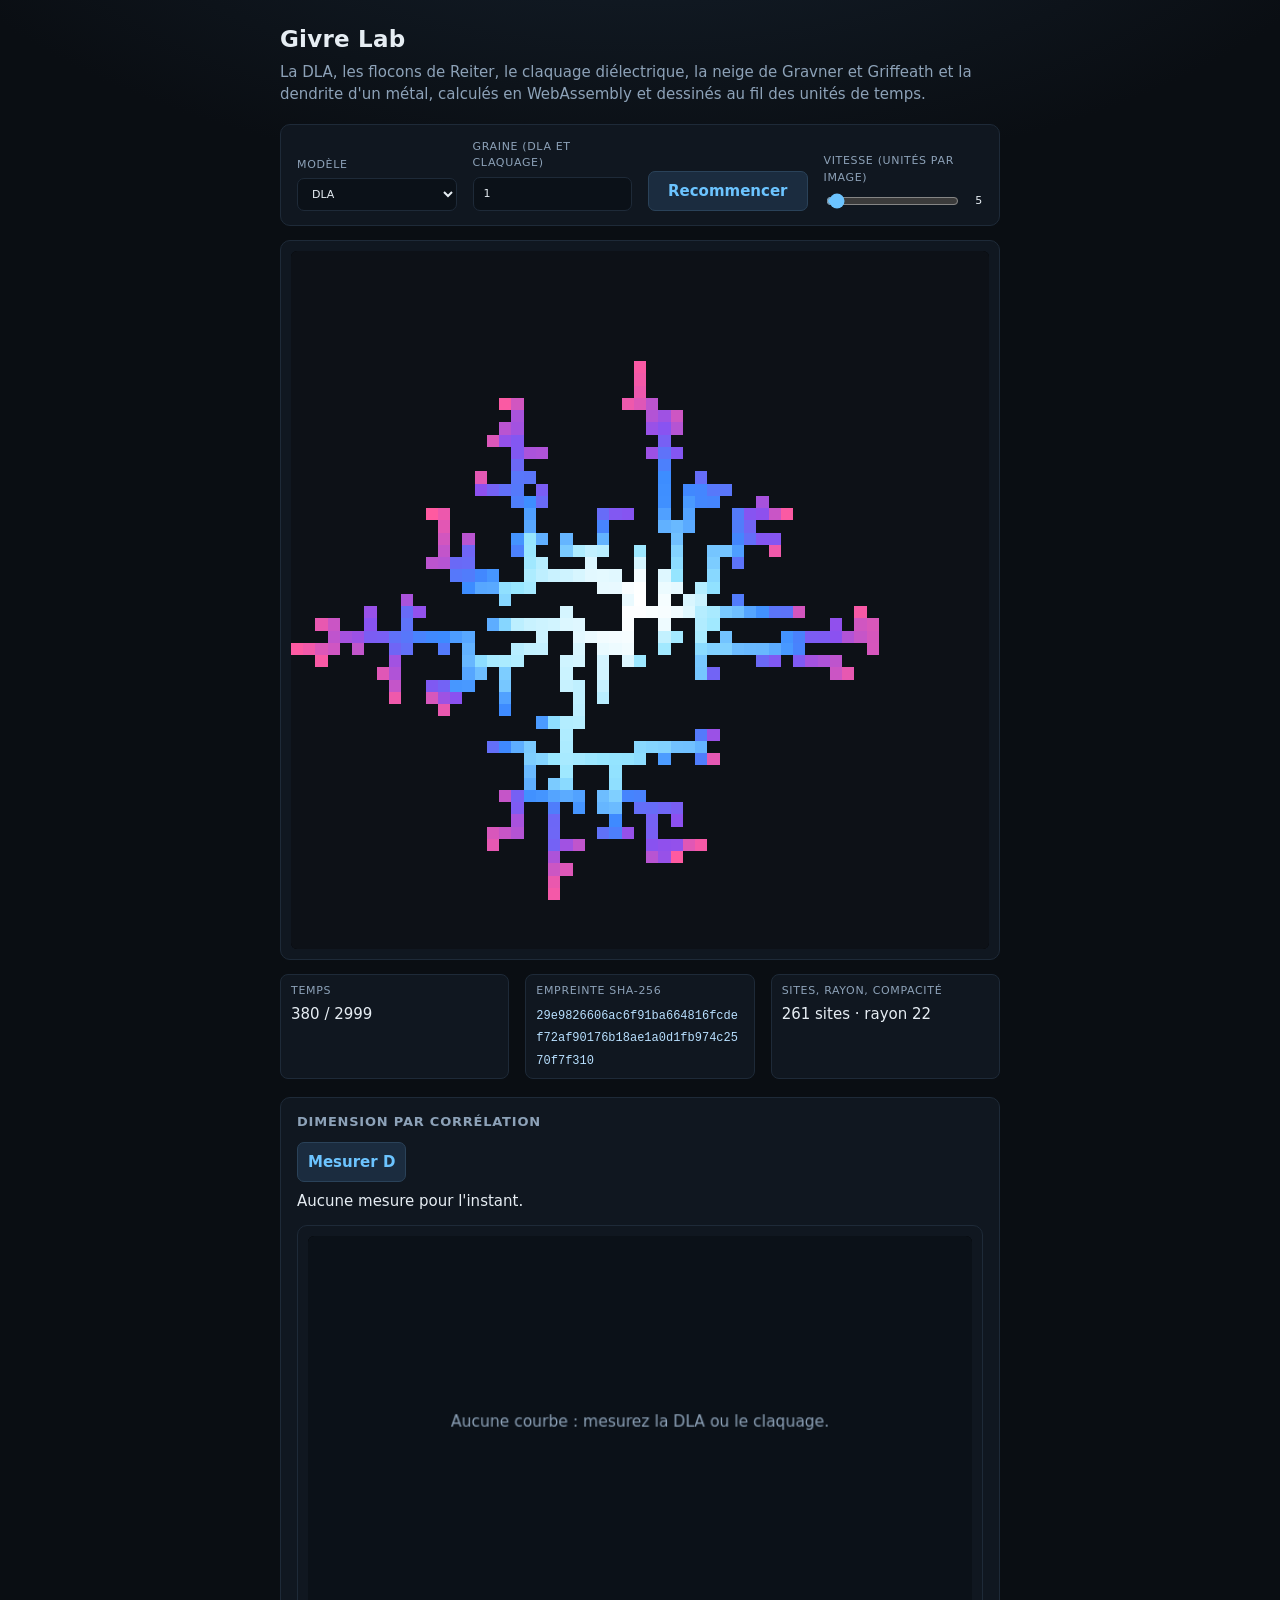
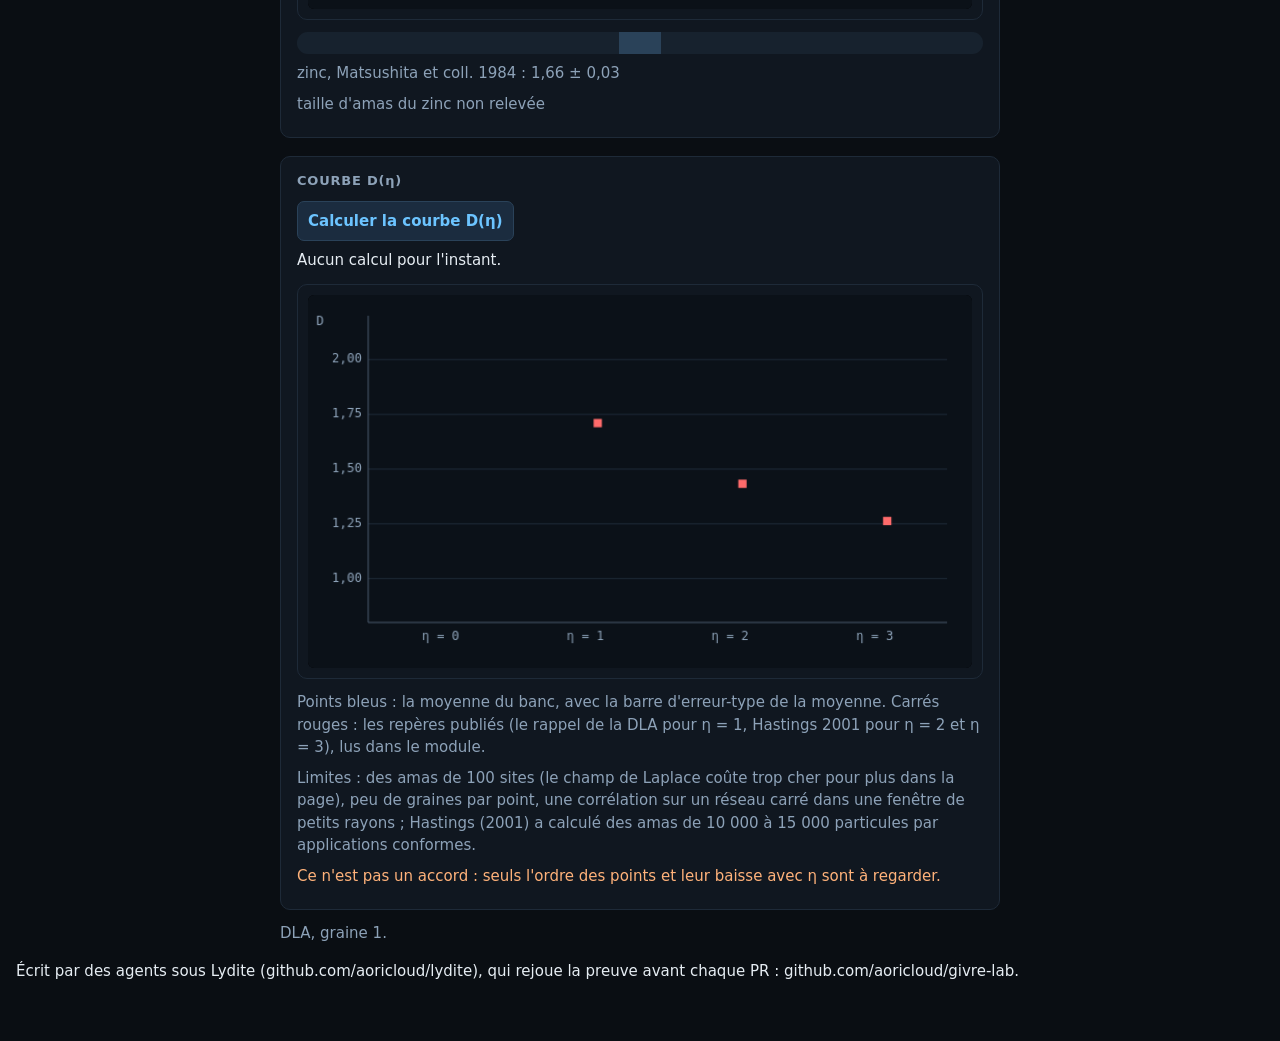
<file: docs/index.html>
<!doctype html>
<html lang="fr">
<head>
<meta charset="utf-8">
<meta name="viewport" content="width=device-width, initial-scale=1">
<title>Givre Lab, la vitrine</title>
<style>
  :root {
    color-scheme: dark;
    --fond: #0a0e13;
    --panneau: #101720;
    --bord: #1e2a38;
    --texte: #e6edf3;
    --doux: #8da2b8;
    --accent: #6cc4ff;
  }
  * { box-sizing: border-box; }
  body {
    margin: 0;
    padding: 22px 16px 44px;
    background: radial-gradient(1100px 520px at 50% -180px, #16222f 0%, var(--fond) 70%);
    color: var(--texte);
    font: 15px/1.5 system-ui, -apple-system, "Segoe UI", Roboto, sans-serif;
  }
  main { max-width: 720px; margin: 0 auto; }
  header { margin-bottom: 18px; }
  h1 { margin: 0; font-size: 23px; letter-spacing: 0.01em; }
  header p { margin: 4px 0 0; color: var(--doux); }
  .commandes {
    display: grid;
    grid-template-columns: repeat(auto-fit, minmax(150px, 1fr));
    gap: 12px 16px;
    align-items: end;
    padding: 14px 16px;
    margin-bottom: 14px;
    background: var(--panneau);
    border: 1px solid var(--bord);
    border-radius: 10px;
  }
  label {
    display: flex;
    flex-direction: column;
    gap: 5px;
    font-size: 11px;
    letter-spacing: 0.06em;
    text-transform: uppercase;
    color: var(--doux);
  }
  select, input[type="number"], button {
    font: inherit;
    letter-spacing: normal;
    text-transform: none;
    color: var(--texte);
    background: #0b1118;
    border: 1px solid var(--bord);
    border-radius: 7px;
    padding: 8px 10px;
  }
  input[type="number"] { width: 100%; }
  button {
    cursor: pointer;
    background: #1b2c3f;
    border-color: #2a4259;
    color: var(--accent);
    font-weight: 600;
  }
  button:hover { background: #233a52; }
  button:focus-visible, select:focus-visible, input:focus-visible { outline: 2px solid var(--accent); outline-offset: 2px; }
  .curseur { display: flex; align-items: center; gap: 8px; }
  input[type="range"] { width: 100%; accent-color: var(--accent); }
  output { min-width: 2ch; text-align: right; font-variant-numeric: tabular-nums; color: var(--texte); }
  .cadre { padding: 10px; background: var(--panneau); border: 1px solid var(--bord); border-radius: 10px; }
  canvas {
    display: block;
    width: 100%;
    max-width: 100%;
    height: auto;
    background: #000;
    border-radius: 6px;
  }
  /* Un pixel par case (la DLA et le claquage, sur une grille carrée) : on agrandit sans lisser, chaque case reste un carré net. */
  #vitrine { image-rendering: pixelated; }
  /* L'image nette (les flocons de Reiter, sur la grille hexagonale) est déjà calculée en haute résolution et lissée par le module : le navigateur la lisse aussi, jamais de gros carrés. */
  #vitrine-nette { image-rendering: auto; background: #fff; }
  #legende-nette { margin: 10px 2px 0; color: var(--doux); }
  .note-neige { grid-column: 1 / -1; margin: 0; color: var(--doux); }
  #reglages-neige, #mesures-neige, #forme-neige { margin: 6px 0; font-variant-numeric: tabular-nums; }
  .mesures {
    display: grid;
    grid-template-columns: repeat(auto-fit, minmax(150px, 1fr));
    gap: 8px 16px;
    margin: 14px 0 0;
  }
  .mesures div { padding: 8px 10px; background: var(--panneau); border: 1px solid var(--bord); border-radius: 8px; }
  .mesures dt { margin: 0; font-size: 11px; letter-spacing: 0.06em; text-transform: uppercase; color: var(--doux); }
  .mesures dd { margin: 3px 0 0; font-variant-numeric: tabular-nums; }
  #empreinte { word-break: break-all; font-family: ui-monospace, SFMono-Regular, Menlo, monospace; font-size: 12px; color: #b8e0ff; }
  #etat { margin: 12px 0 0; min-height: 1.5em; color: var(--doux); }
  #courbe { image-rendering: auto; }
  .mesure { margin-top: 18px; padding: 14px 16px; background: var(--panneau); border: 1px solid var(--bord); border-radius: 10px; }
  .mesure h2 { margin: 0 0 10px; font-size: 13px; letter-spacing: 0.06em; text-transform: uppercase; color: var(--doux); }
  .mesure .cadre { margin: 12px 0; }
  .mesure p { margin: 8px 0; }
  #resultat { font-variant-numeric: tabular-nums; }
  #barre-zinc { position: relative; height: 22px; margin: 10px 0 4px; border-radius: 11px;
    background: linear-gradient(90deg, #17222e 0%, #17222e 47%, #2a4259 47%, #2a4259 53%, #17222e 53%, #17222e 100%); }
  #marque-d { position: absolute; top: -4px; width: 4px; height: 30px; margin-left: -2px; border-radius: 2px; background: var(--accent); }
  #repere-zinc, #compatible, #hors-barre, #taille-zinc { color: var(--doux); }
  #compatible { color: #8ee6a8; }
  #hors-barre { color: #ffb27a; }
  [hidden] { display: none !important; }
  .minuscule { text-transform: none; }
  #courbe-eta { image-rendering: auto; }
  #repere-eta, #ecart-eta, #legende-courbe, #limite-courbe { color: var(--doux); }
  #pas-un-accord, #pas-un-accord-courbe { color: #ffb27a; }
  #avancement-courbe { font-variant-numeric: tabular-nums; }
  #mesure-eta { margin-top: 10px; }
  /* Le métal : une image déjà lissée (les champs interpolés entre les centres des cases), que le navigateur lisse encore en la mettant à la taille de l'écran. */
  #vitrine-metal { image-rendering: auto; background: #0b1118; }
  #legende-metal { margin: 10px 2px 0; color: var(--doux); }
  .note-metal { grid-column: 1 / -1; margin: 0; color: var(--doux); }
  #reglages-metal, #mesures-metal { margin: 6px 0; font-variant-numeric: tabular-nums; }
</style>
</head>
<body>
<main>
  <header>
    <h1>Givre Lab</h1>
    <p>La DLA, les flocons de Reiter, le claquage diélectrique, la neige de Gravner et Griffeath et la dendrite d'un métal, calculés en WebAssembly et dessinés au fil des unités de temps.</p>
  </header>

  <section class="commandes" aria-label="Commandes">
    <label for="modele">Modèle
      <select id="modele">
        <option value="0">DLA</option>
        <option value="1">Reiter, plaque</option>
        <option value="2">Reiter, étoile</option>
        <option value="3">Reiter, dendrite</option>
        <option value="claquage">Claquage diélectrique</option>
        <option value="neige">Neige de Gravner</option>
        <option value="metal">Métal (dendrite)</option>
      </select>
    </label>
    <label for="eta" id="commande-eta" hidden>Exposant <span class="minuscule">η</span> (0 à 3)
      <span class="curseur">
        <input id="eta" type="range" min="0" max="3" value="2" step="1">
        <output id="valeur-eta" for="eta">2</output>
      </span>
    </label>
    <label for="graine">Graine (DLA et claquage)
      <input id="graine" type="number" min="0" max="4294967295" step="1" value="1">
    </label>
    <button id="relancer" type="button">Recommencer</button>
    <label for="vitesse">Vitesse (unités par image)
      <span class="curseur">
        <input id="vitesse" type="range" min="1" max="120" value="5" step="1">
        <output id="valeur-vitesse" for="vitesse">5</output>
      </span>
    </label>
  </section>

  <section class="commandes" id="commandes-neige" aria-label="Réglages de la neige" hidden>
    <label for="jeu-neige">Jeu de réglages (une figure de l'article)
      <select id="jeu-neige"></select>
    </label>
    <label for="neige-rho">Vapeur <span class="minuscule">ρ</span>
      <span class="curseur">
        <input id="neige-rho" type="range" min="0" max="1000000" step="10000">
        <output id="valeur-neige-rho" for="neige-rho"></output>
      </span>
    </label>
    <label for="neige-beta">Seuil <span class="minuscule">β</span>
      <span class="curseur">
        <input id="neige-beta" type="range" min="1000000" max="4000000" step="10000">
        <output id="valeur-neige-beta" for="neige-beta"></output>
      </span>
    </label>
    <label for="neige-kappa">Gel d'un coup <span class="minuscule">κ</span>
      <span class="curseur">
        <input id="neige-kappa" type="range" min="0" max="100000" step="100">
        <output id="valeur-neige-kappa" for="neige-kappa"></output>
      </span>
    </label>
    <label for="neige-mu">Fonte <span class="minuscule">μ</span>
      <span class="curseur">
        <input id="neige-mu" type="range" min="0" max="200000" step="1000">
        <output id="valeur-neige-mu" for="neige-mu"></output>
      </span>
    </label>
    <p id="source-neige" class="note-neige"></p>
    <p id="legende-neige" class="note-neige">Quatre réglages sont libres (ρ la vapeur, β le seuil, κ le gel d'un coup, μ la fonte) ; les trois autres (α, θ, γ), la taille du domaine et le nombre de pas restent ceux du jeu choisi. Le cristal s'arrête quand il arrive près du mur du domaine : le mur est à nous, au-delà ce ne serait plus la neige de l'article (et pour certains réglages le cristal le ressent déjà avant). Ce sont des stades précoces de la croissance, bien plus petits que les cristaux de l'article.</p>
  </section>

  <section class="commandes" id="commandes-metal" aria-label="Réglages du métal" hidden>
    <label for="metal-epsilon">Anisotropie <span class="minuscule">ε</span> (0 à 0,06)
      <span class="curseur">
        <input id="metal-epsilon" type="range" min="0" max="60000" step="5000" value="50000">
        <output id="valeur-metal-epsilon" for="metal-epsilon">0,050</output>
      </span>
    </label>
    <label for="metal-cote">Taille du domaine
      <select id="metal-cote">
        <option value="128">petit (quart de 128 cases)</option>
        <option value="192" selected>moyen (quart de 192 cases)</option>
        <option value="256">grand (quart de 256 cases, plus lent)</option>
      </select>
    </label>
    <p class="note-metal">Les autres réglages sont fixes : la surfusion Δ = 0,65, la longueur capillaire d0 = 0,5 et la diffusivité 1 de la table II de Kim et coll. ; la graine ronde de rayon 15 et le pas de grille 0,8 de nos étapes P2 et P3. Le curseur de vitesse donne au plus ce nombre de pas par image, dans un budget de 30 ms par image.</p>
  </section>

  <div class="cadre">
    <canvas id="vitrine" width="512" height="512" aria-label="Image du modèle en cours, un pixel par case"></canvas>
    <canvas id="vitrine-nette" width="384" height="384" hidden aria-label="Image nette du modèle en cours, chaque case dessinée comme un hexagone"></canvas>
    <canvas id="vitrine-metal" width="384" height="384" hidden aria-label="Image du métal : le solide et la chaleur latente, le domaine entier montré par miroir du quart calculé"></canvas>
    <p id="legende-metal" hidden>Notre modèle, en 2D : la dendrite à quatre bras d'un métal pur du champ de phase (Karma et Rappel, dans la forme de Kim et coll.), calculée dans un quart du domaine et montrée en entier par miroir. Blanc : le solide ; le halo : la chaleur latente que le front dégage dans le liquide surfondu, du plus froid (sombre) à la température de fusion (orangé). À ε = 0, pas de dendrite : seule la grille déforme la graine ; à ces tailles, les bras ne font que commencer (au côté 128, le cristal s'arrête quand ce n'est encore qu'un losange). Ce n'est pas une reproduction : en régime établi, à ε = 0,05, notre calcul donne Ṽ = 0,0408 (un repère de notre étape P2, sur un domaine plus grand) ; la valeur publiée par Kim et coll. (table II : Ṽ = 0,0469) n'est pas atteinte. Ṽ est la vitesse sans dimension, V · d0 / diffusivité, soit ici V = 2 Ṽ : 0,0469 correspond à une vitesse affichée de 0,0938. Le domaine est petit et le mur est à nous : la pointe s'arrête avant le bord, quand elle atteint 55 % du côté depuis le centre. Aux petits côtés et aux faibles ε, le régime n'est pas établi : la vitesse de la pointe change encore quand elle s'arrête ; au côté 256 et pour ε de 0,045 à 0,06, elle ne varie plus sur la fin qu'au niveau du bruit des relevés (moins de 2 %). Le rayon et σ* sont ceux de notre mesure (une parabole ajustée à la pointe) : ils dépendent de la profondeur choisie.</p>
    <p id="legende-nette" hidden>Chaque case est un hexagone. Fond blanc : pas de glace. Le bleu fonce avec la masse de la case : pour un flocon de Reiter, la masse d'eau qu'elle a gagnée depuis qu'elle a gelé (le centre, gelé le premier, finit bleu foncé) ; pour la neige, sa masse cristalline.</p>
  </div>

  <dl class="mesures">
    <div><dt>Temps</dt><dd id="temps">–</dd></div>
    <div><dt>Empreinte SHA-256</dt><dd><code id="empreinte">–</code></dd></div>
    <div><dt>Sites, rayon, compacité</dt><dd id="mesures">–</dd></div>
  </dl>

  <section class="mesure" id="mesures-neige-bloc" aria-label="Ce que la neige a fait" hidden>
    <h2>La neige</h2>
    <p id="reglages-neige"></p>
    <p id="mesures-neige"></p>
    <p id="forme-neige"></p>
  </section>

  <section class="mesure" id="mesures-metal-bloc" aria-label="Ce que le métal a fait" hidden>
    <h2>Le métal</h2>
    <p id="reglages-metal"></p>
    <p id="mesures-metal"></p>
  </section>

  <section class="mesure" aria-label="Mesure de la dimension par corrélation">
    <h2>Dimension par corrélation</h2>
    <button id="mesurer" type="button">Mesurer D</button>
    <p id="resultat">Aucune mesure pour l'instant.</p>
    <div class="cadre">
      <canvas id="courbe" width="640" height="360" aria-label="Courbe C(r) en échelle log-log et droite ajustée"></canvas>
    </div>
    <div id="bloc-zinc">
      <div id="barre-zinc" aria-label="Barre du repère du zinc">
        <span id="marque-d" hidden></span>
      </div>
      <p id="repere-zinc">zinc, Matsushita et coll. 1984 : 1,66 ± 0,03</p>
      <p id="compatible" hidden>compatible, ce qui ne prouve pas que le zinc suit la DLA</p>
      <p id="hors-barre" hidden>hors de la barre du zinc : la dimension mesurée n'y tombe pas</p>
      <p id="taille-zinc">taille d'amas du zinc non relevée</p>
    </div>
    <div id="bloc-repere-eta" hidden>
      <p id="repere-eta"></p>
      <p id="ecart-eta" hidden></p>
      <p id="pas-un-accord" hidden>ce n'est pas un accord : le banc mesure de petits amas sur un réseau carré, par une corrélation, dans une fenêtre de petits rayons ; l'écart au repère ne dit pas lequel des deux a tort.</p>
    </div>
  </section>

  <section class="mesure" aria-label="Courbe de la dimension en fonction de η">
    <h2>Courbe D(<span class="minuscule">η</span>)</h2>
    <button id="calculer-courbe" type="button">Calculer la courbe D(η)</button>
    <p id="avancement-courbe">Aucun calcul pour l'instant.</p>
    <div class="cadre">
      <canvas id="courbe-eta" width="640" height="360" aria-label="Dimension moyenne du banc pour chaque exposant η, avec les repères publiés"></canvas>
    </div>
    <p id="legende-courbe">Points bleus : la moyenne du banc, avec la barre d'erreur-type de la moyenne. Carrés rouges : les repères publiés (le rappel de la DLA pour η = 1, Hastings 2001 pour η = 2 et η = 3), lus dans le module.</p>
    <p id="limite-courbe">Limites : des amas de 100 sites (le champ de Laplace coûte trop cher pour plus dans la page), peu de graines par point, une corrélation sur un réseau carré dans une fenêtre de petits rayons ; Hastings (2001) a calculé des amas de 10 000 à 15 000 particules par applications conformes.</p>
    <p id="pas-un-accord-courbe">Ce n'est pas un accord : seuls l'ordre des points et leur baisse avec η sont à regarder.</p>
  </section>

  <p id="etat">Chargement du module…</p>
</main>
<footer>
  <p>Écrit par des agents sous Lydite (github.com/aoricloud/lydite), qui rejoue la preuve avant chaque PR : github.com/aoricloud/givre-lab.</p>
</footer>
<script type="module" src="app.js"></script>
</body>
</html>
</file>
